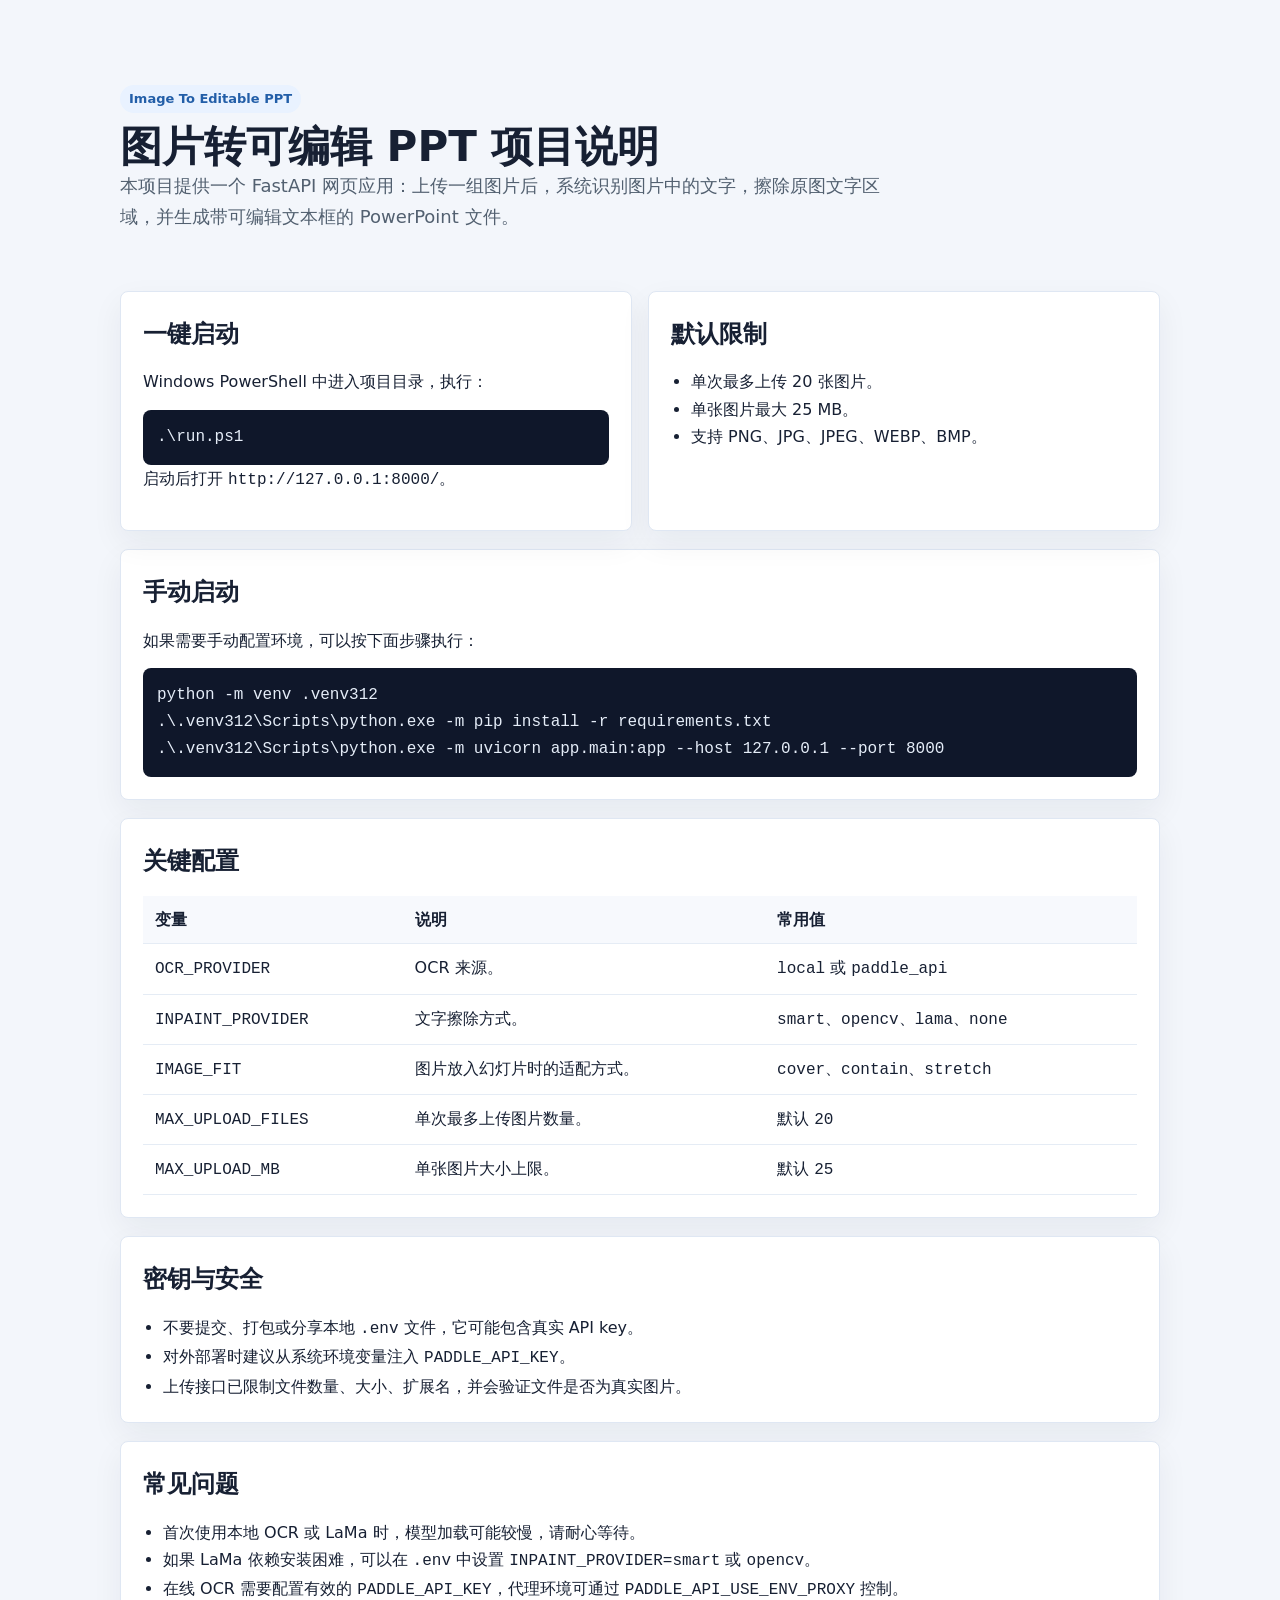
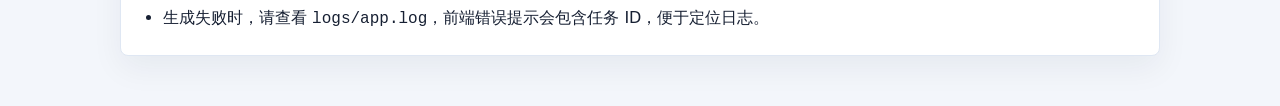
<file: README.html>
<!doctype html>
<html lang="zh-CN">
  <head>
    <meta charset="utf-8" />
    <meta name="viewport" content="width=device-width, initial-scale=1" />
    <title>Image To Editable PPT 使用说明</title>
    <style>
      :root {
        color-scheme: light;
        font-family: "Microsoft YaHei", "Segoe UI", system-ui, sans-serif;
        color: #172033;
        background: #f3f6fb;
      }

      body {
        margin: 0;
        line-height: 1.7;
      }

      main {
        width: min(1040px, calc(100% - 40px));
        margin: 0 auto;
        padding: 48px 0 72px;
      }

      header {
        padding: 36px 0 24px;
      }

      h1 {
        margin: 0;
        font-size: 42px;
        line-height: 1.15;
      }

      h2 {
        margin: 0 0 14px;
        font-size: 24px;
      }

      p {
        margin: 0 0 14px;
      }

      .lead {
        max-width: 780px;
        color: #526070;
        font-size: 18px;
      }

      .grid {
        display: grid;
        grid-template-columns: repeat(auto-fit, minmax(260px, 1fr));
        gap: 16px;
        margin-top: 20px;
      }

      section,
      .card {
        background: #fff;
        border: 1px solid #dfe7f3;
        border-radius: 8px;
        padding: 22px;
        box-shadow: 0 12px 32px rgba(23, 32, 51, 0.06);
      }

      section {
        margin-top: 18px;
      }

      code,
      pre {
        font-family: Consolas, "Cascadia Mono", monospace;
      }

      pre {
        overflow-x: auto;
        margin: 12px 0 0;
        padding: 14px;
        border-radius: 8px;
        background: #0f172a;
        color: #e5edf8;
      }

      table {
        width: 100%;
        border-collapse: collapse;
        margin-top: 8px;
      }

      th,
      td {
        padding: 10px 12px;
        border-bottom: 1px solid #e5ecf5;
        text-align: left;
        vertical-align: top;
      }

      th {
        background: #f7f9fd;
      }

      ul {
        padding-left: 20px;
        margin: 8px 0 0;
      }

      .tag {
        display: inline-block;
        margin-bottom: 10px;
        padding: 3px 9px;
        border-radius: 999px;
        background: #e9f2ff;
        color: #225ea8;
        font-size: 13px;
        font-weight: 700;
      }
    </style>
  </head>
  <body>
    <main>
      <header>
        <span class="tag">Image To Editable PPT</span>
        <h1>图片转可编辑 PPT 项目说明</h1>
        <p class="lead">
          本项目提供一个 FastAPI 网页应用：上传一组图片后，系统识别图片中的文字，擦除原图文字区域，并生成带可编辑文本框的 PowerPoint 文件。
        </p>
      </header>

      <div class="grid">
        <div class="card">
          <h2>一键启动</h2>
          <p>Windows PowerShell 中进入项目目录，执行：</p>
          <pre>.\run.ps1</pre>
          <p>启动后打开 <code>http://127.0.0.1:8000/</code>。</p>
        </div>
        <div class="card">
          <h2>默认限制</h2>
          <ul>
            <li>单次最多上传 20 张图片。</li>
            <li>单张图片最大 25 MB。</li>
            <li>支持 PNG、JPG、JPEG、WEBP、BMP。</li>
          </ul>
        </div>
      </div>

      <section>
        <h2>手动启动</h2>
        <p>如果需要手动配置环境，可以按下面步骤执行：</p>
        <pre>python -m venv .venv312
.\.venv312\Scripts\python.exe -m pip install -r requirements.txt
.\.venv312\Scripts\python.exe -m uvicorn app.main:app --host 127.0.0.1 --port 8000</pre>
      </section>

      <section>
        <h2>关键配置</h2>
        <table>
          <thead>
            <tr>
              <th>变量</th>
              <th>说明</th>
              <th>常用值</th>
            </tr>
          </thead>
          <tbody>
            <tr>
              <td><code>OCR_PROVIDER</code></td>
              <td>OCR 来源。</td>
              <td><code>local</code> 或 <code>paddle_api</code></td>
            </tr>
            <tr>
              <td><code>INPAINT_PROVIDER</code></td>
              <td>文字擦除方式。</td>
              <td><code>smart</code>、<code>opencv</code>、<code>lama</code>、<code>none</code></td>
            </tr>
            <tr>
              <td><code>IMAGE_FIT</code></td>
              <td>图片放入幻灯片时的适配方式。</td>
              <td><code>cover</code>、<code>contain</code>、<code>stretch</code></td>
            </tr>
            <tr>
              <td><code>MAX_UPLOAD_FILES</code></td>
              <td>单次最多上传图片数量。</td>
              <td>默认 <code>20</code></td>
            </tr>
            <tr>
              <td><code>MAX_UPLOAD_MB</code></td>
              <td>单张图片大小上限。</td>
              <td>默认 <code>25</code></td>
            </tr>
          </tbody>
        </table>
      </section>

      <section>
        <h2>密钥与安全</h2>
        <ul>
          <li>不要提交、打包或分享本地 <code>.env</code> 文件，它可能包含真实 API key。</li>
          <li>对外部署时建议从系统环境变量注入 <code>PADDLE_API_KEY</code>。</li>
          <li>上传接口已限制文件数量、大小、扩展名，并会验证文件是否为真实图片。</li>
        </ul>
      </section>

      <section>
        <h2>常见问题</h2>
        <ul>
          <li>首次使用本地 OCR 或 LaMa 时，模型加载可能较慢，请耐心等待。</li>
          <li>如果 LaMa 依赖安装困难，可以在 <code>.env</code> 中设置 <code>INPAINT_PROVIDER=smart</code> 或 <code>opencv</code>。</li>
          <li>在线 OCR 需要配置有效的 <code>PADDLE_API_KEY</code>，代理环境可通过 <code>PADDLE_API_USE_ENV_PROXY</code> 控制。</li>
          <li>生成失败时，请查看 <code>logs/app.log</code>，前端错误提示会包含任务 ID，便于定位日志。</li>
        </ul>
      </section>
    </main>
  </body>
</html>
</file>
